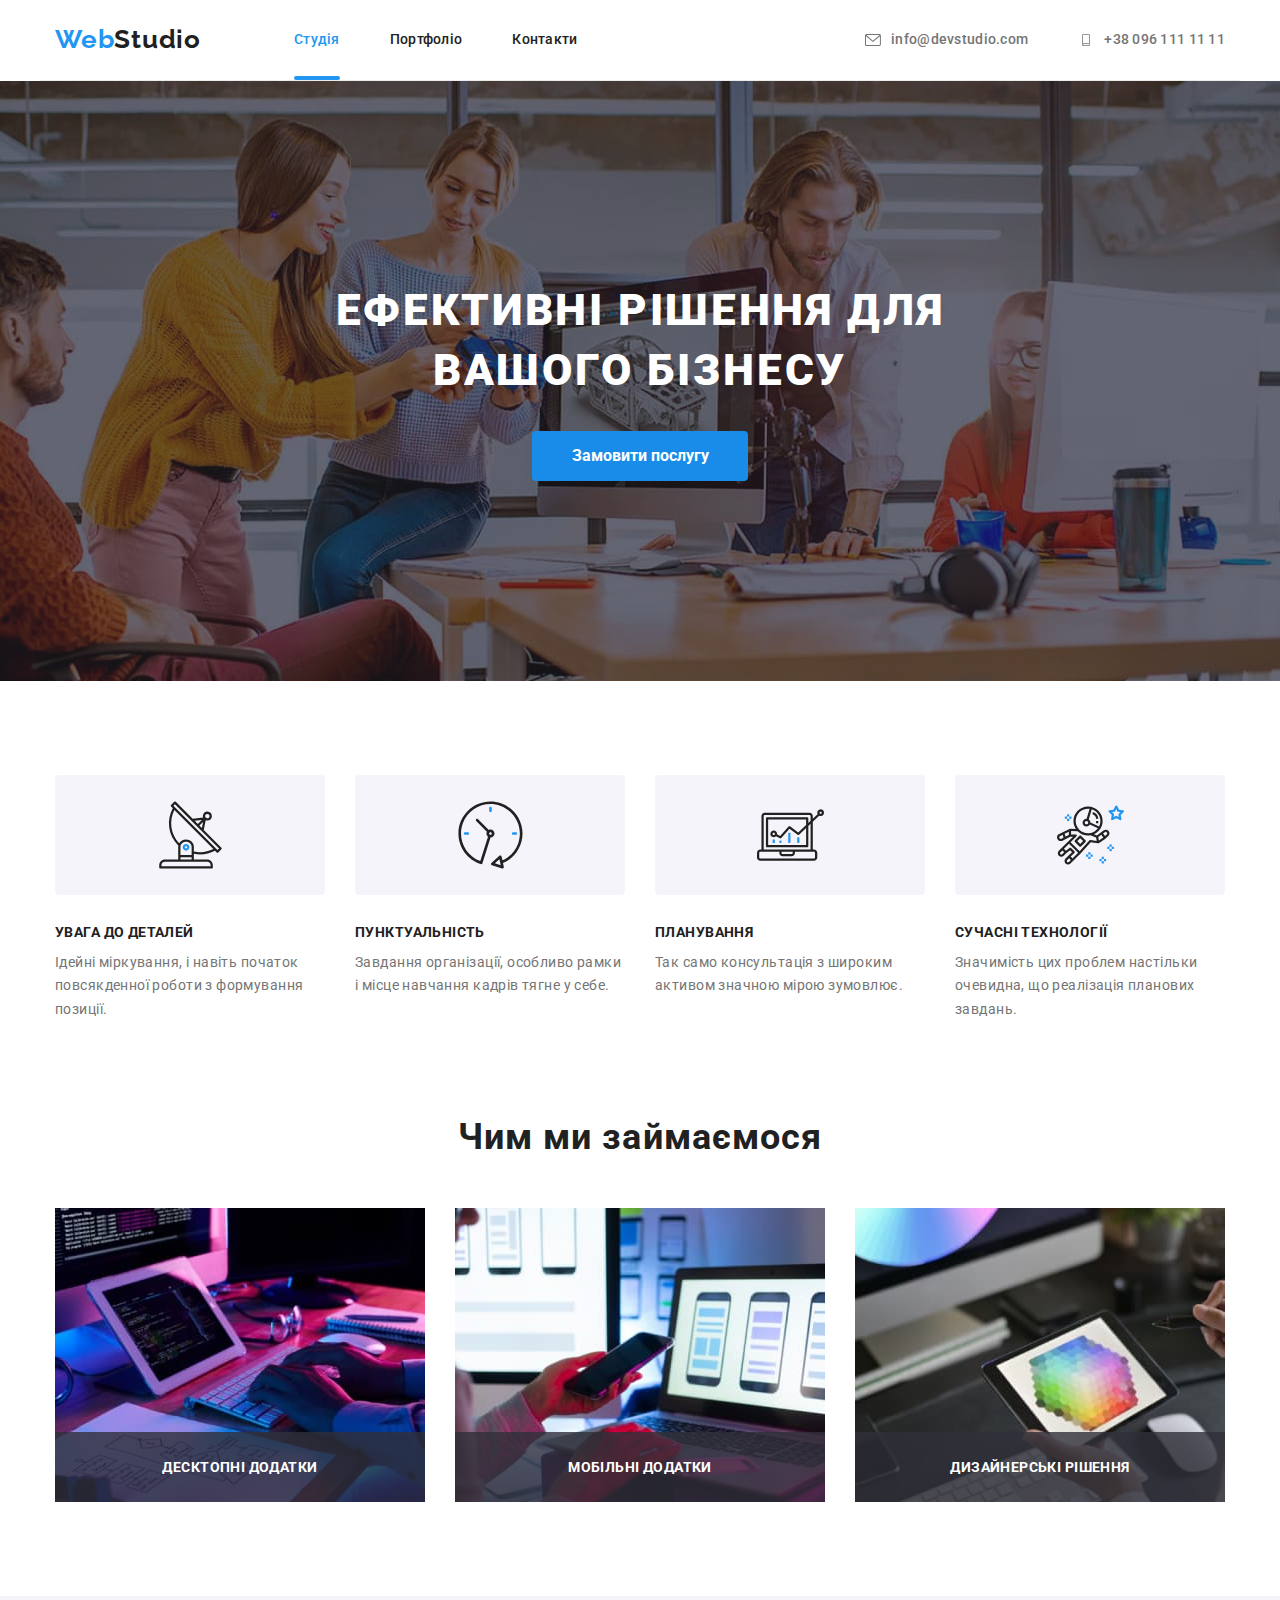
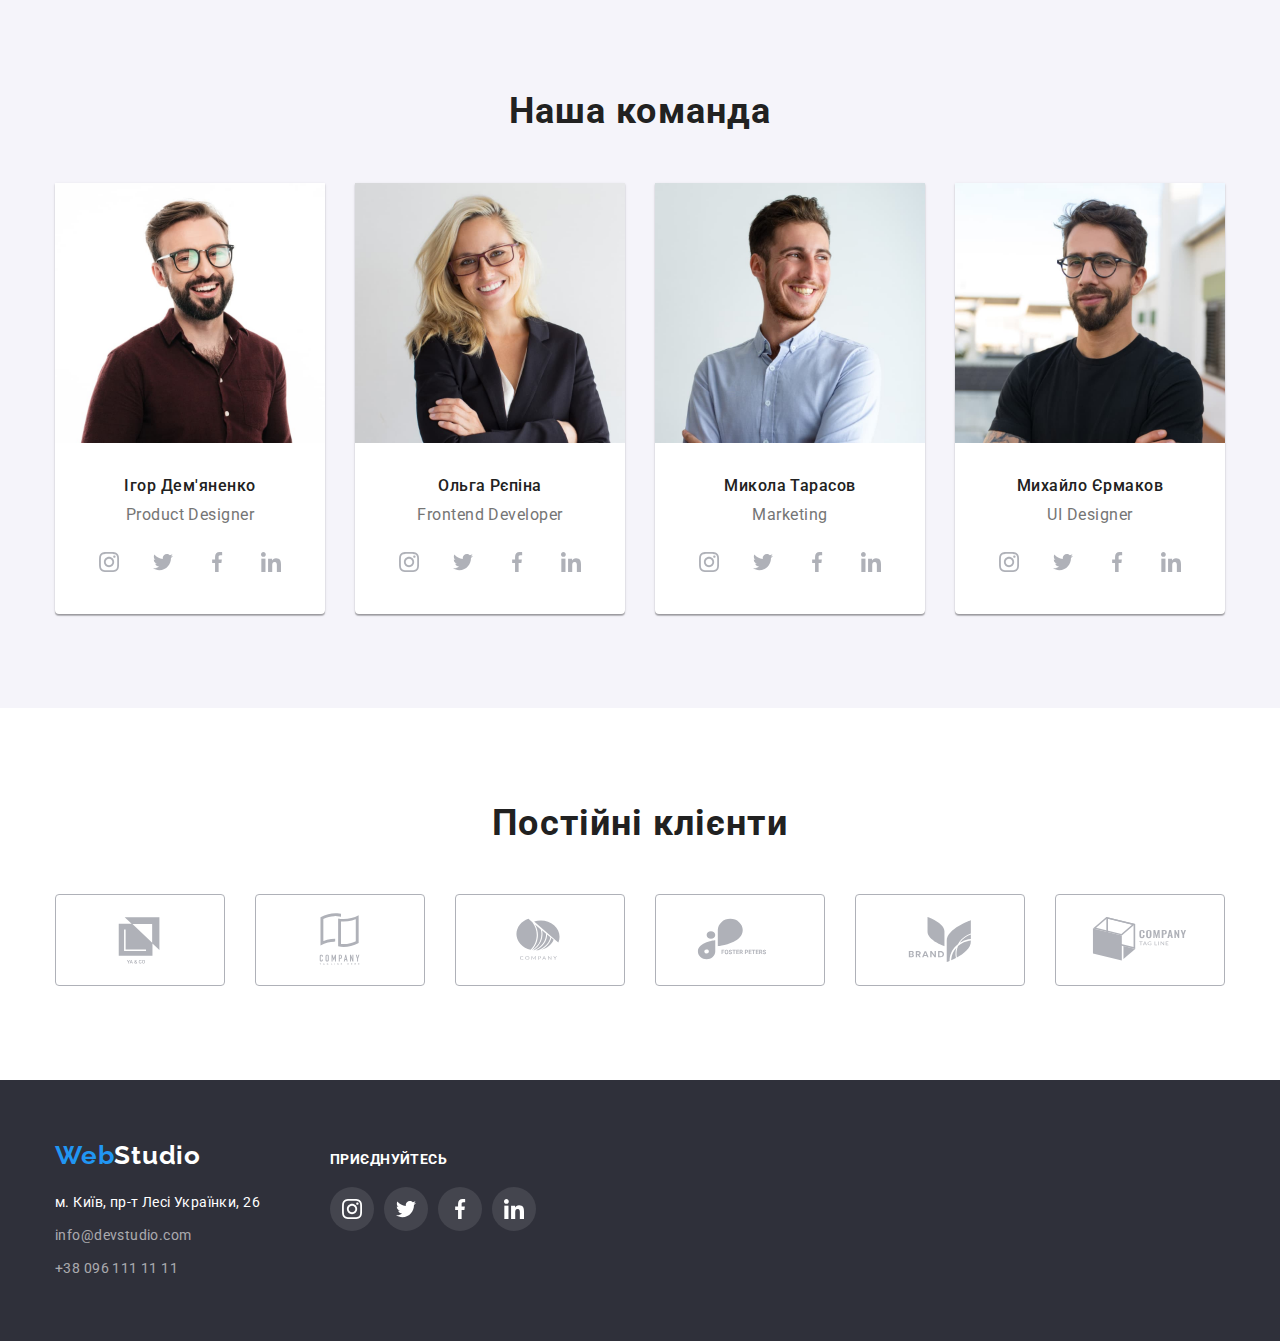
<file: index.html>
<!DOCTYPE html>
<html lang="uk">
<head>
    <meta charset="UTF-8">
    <meta name="viewport" content="width=device-width, initial-scale=1.0">
    <title>Document</title>
    <link rel="preconnect" href="https://fonts.googleapis.com">
    <link rel="preconnect" href="https://fonts.gstatic.com" crossorigin>
    <link href="https://fonts.googleapis.com/css2?family=Raleway:wght@700&family=Roboto:wght@400;500;700;900&display=swap"
        rel="stylesheet">
        <link rel="stylesheet" href="https://cdn.jsdelivr.net/npm/modern-normalize@1.1.0/modern-normalize.min.css">
    <link rel="stylesheet" href="./css/style.css">
</head>
<body>
    <header class="main-header">
     <div class="content-header conteiner">
      <nav class="main-nav">
      <a class="logo link" href="./index.html">Web<span class="logo-black">Studio</span></a>
      <ul class="menu list">
       <li class="menu-item"><a class="menu-link link current" href="./index.html">Студія</a></li>
       <li class="menu-item"><a class="menu-link link" href="./portfolio.html">Портфоліо</a></li>
       <li class="menu-item"><a class="menu-link link" href="">Контакти</a></li>
    </ul>
    </nav>
    <ul class="contact list">
        <li class="contact-item">
               <a class="contact-mail link" href="mailto:info@devstudio.com"><svg class="svg-header" width="16px" height="12px">
                <use href="./img/sprite.svg#icon-envelope"></use>
               </svg>info@devstudio.com</a>
        </li>
        <li class="contact-item"><a class="contact-tel link" href="tel:+380961111111"><svg class="svg-header" width="16px" height="12px">
            <use href="./img/sprite.svg#icon-smartphone"></use>
        </svg>+38 096 111 11 11</a>
        </li>
    </ul>
</div>
    </header>
    
    <main>
        <section class="section hero">
            <div class="hero-content conteiner">
            <h1 class="hero-title">Ефективні рішення для вашого бізнесу</h1>
            <button class="modal-button" type="button" data-modal-open>Замовити послугу</button>
        </div>
        </section>
        <section class="section">
            <div class="conteiner">
            <h2 class="section-title visually-hidden link">Наші особливості</h2>
            <ul class="benefits-list list">
                <li class="work-item">
                    <div class="svg-item">
                    <svg class="work-svg">
                        <use href="./img/sprite.svg#icon-antenna"></use>
                    </svg>
                   </div>
                    <h3 class="work-title">УВАГА ДО ДЕТАЛЕЙ</h3>
                    <p class="benefits-text">Ідейні міркування, і навіть початок повсякденної роботи з формування позиції.</p>
                </li>
                <li class="work-item">
                    <div class="svg-item">
                        <svg class="work-svg">
                        <use href="./img/sprite.svg#icon-clock"></use>
                    </svg>
                   </div>
                    <h3 class="work-title">ПУНКТУАЛЬНІСТЬ</h3>
                    <p class="benefits-text">Завдання організації, особливо рамки і місце навчання кадрів тягне у себе.</p>
                </li>
                <li class="work-item">
                    <div class="svg-item">
                    <svg class="work-svg">
                        <use href="./img/sprite.svg#icon-diagram"></use>
                    </svg>
                </div>
                    <h3 class="work-title">ПЛАНУВАННЯ</h3>
                    <p class="benefits-text">Так само консультація з широким активом значною мірою зумовлює.</p>
                </li>
                <li class="work-item">
                    <div class="svg-item">
                    <svg class="work-svg">
                        <use href="./img/sprite.svg#icon-astronaut"></use>
                    </svg>
                    </div>
                    <h3 class="work-title">СУЧАСНІ ТЕХНОЛОГІЇ</h3>
                    <p class="benefits-text">Значимість цих проблем настільки очевидна, що реалізація планових завдань.</p>
                </li>
            </ul>
        </div>
        </section>
        <section class="section about">
            <div class="conteiner">
            <h2 class="section-title">Чим ми займаємося</h2>
            <ul class="img-list list">
                <li class="about-item">
                    <img class="img-about" src="./img/верстка.jpg" alt="верстка" width="370">
                    <p class="about-text">Десктопні додатки</p>
                </li>
                <li class="about-item">
                    <img class="img-about" src="./img/адаптація.jpg" alt="адаптація" width="370">
                    <p class="about-text">Мобільні додатки</p>
                </li>
                <li class="about-item">
                    <img class="img-about" src="./img/графічні_роботи.jpg" alt="графічні роботи" width="370">
                    <p class="about-text">Дизайнерські рішення</p>
                </li>
            </ul>
        </div>
        </section>
        <section class="section" style="background-color: #F5F4FA;">
            <div class="conteiner">
            <h2 class="team-title">Наша команда</h2>
            <ul class="personal-list list">
                <li class="team-item">
                    <img class="img-team" src="./img/Product_Designer.jpg" alt="Product Designer" width="270">
                    <h3 class="personal-title">Ігор Дем'яненко</h3>
                    <p class="personal-text">Product Designer</p>
                    <ul class="social-list list">
                        <li class="social-item">
                            <a class="social-link" href="">
                            <svg class="svg-social" lang="en" aria-label="icon instagram" width="20px" height="20px">
                                <use href="./img/sprite.svg#icon-instagram"></use>
                            </svg>
                        </a>
                        </li>
                        <li><a class="social-link" href="">
                            <svg class="svg-social" lang="en" aria-label="icon twitter" width="20px" height="20px">
                                <use href="./img/sprite.svg#icon-Twitter"></use>
                            </svg>
                        </a>
                        </li>
                        <li>
                            <a class="social-link" href="">
                            <svg class="svg-social" lang="en" aria-label="icon facebook" width="20px" height="20px">
                                <use href="./img/sprite.svg#icon-facebook"></use>
                            </svg>
                        </a>
                        </li>
                        <li>
                            <a class="social-link" href="">
                            <svg class="svg-social" lang="en" aria-label="icon linkedin" width="20px" height="20px">
                                <use href="./img/sprite.svg#icon-linkedin"></use>
                            </svg>
                        </a>
                        </li>
                    </ul>
                </li>
                <li class="team-item">
                    <img class="img-team" src="./img/Frontend_Developer.jpg" alt="Frontend Developer" width="270">
                    <h3 class="personal-title">Ольга Рєпіна</h3>
                    <p class="personal-text">Frontend Developer</p>
                    <ul class="social-list list">
                        <li class="social-item">
                            <a class="social-link" href="">
                            <svg class="svg-social" lang="en" aria-label="icon instagram" width="20px" height="20px">
                                <use href="./img/sprite.svg#icon-instagram"></use>
                            </svg>
                        </a>
                        </li>
                        <li><a class="social-link" href="">
                            <svg class="svg-social" lang="en" aria-label="icon twitter" width="20px" height="20px">
                                <use href="./img/sprite.svg#icon-Twitter"></use>
                            </svg>
                        </a>
                        </li>
                        <li>
                            <a class="social-link" href="">
                            <svg class="svg-social" lang="en" aria-label="icon facebook" width="20px" height="20px">
                                <use href="./img/sprite.svg#icon-facebook"></use>
                            </svg>
                        </a>
                        </li>
                        <li>
                            <a class="social-link" href="">
                            <svg class="svg-social" lang="en" aria-label="icon linkedin" width="20px" height="20px">
                                <use href="./img/sprite.svg#icon-linkedin"></use>
                            </svg>
                        </a>
                        </li>
                    </ul>
                </li>
                <li class="team-item">
                    <img class="img-team" src="./img/Marketing.jpg" alt="Marketing" width="270">
                    <h3 class="personal-title">Микола Тарасов</h3>
                    <p class="personal-text">Marketing</p>
                    <ul class="social-list list">
                        <li class="social-item">
                            <a class="social-link" href="">
                            <svg class="svg-social" lang="en" aria-label="icon instagram" width="20px" height="20px">
                                <use href="./img/sprite.svg#icon-instagram"></use>
                            </svg>
                        </a>
                        </li>
                        <li><a class="social-link" href="">
                            <svg class="svg-social" lang="en" aria-label="icon twitter" width="20px" height="20px">
                                <use href="./img/sprite.svg#icon-Twitter"></use>
                            </svg>
                        </a>
                        </li>
                        <li>
                            <a class="social-link" href="">
                            <svg class="svg-social" lang="en" aria-label="icon facebook" width="20px" height="20px">
                                <use href="./img/sprite.svg#icon-facebook"></use>
                            </svg>
                        </a>
                        </li>
                        <li>
                            <a class="social-link" href="">
                            <svg class="svg-social" lang="en" aria-label="icon linkedin" width="20px" height="20px">
                                <use href="./img/sprite.svg#icon-linkedin"></use>
                            </svg>
                        </a>
                        </li>
                    </ul>
                </li>
                <li class="team-item">
                    <img class="img-team" src="./img/UI_Designer.jpg" alt="UI Designer" width="270">
                    <h3 class="personal-title">Михайло Єрмаков</h3>
                    <p class="personal-text">UI Designer</p>
                    <ul class="social-list list">
                        <li class="social-item">
                            <a class="social-link" href="">
                            <svg class="svg-social" lang="en" aria-label="icon instagram" width="20px" height="20px">
                                <use href="./img/sprite.svg#icon-instagram"></use>
                            </svg>
                        </a>
                        </li>
                        <li><a class="social-link" href="">
                            <svg class="svg-social" lang="en" aria-label="icon twitter" width="20px" height="20px">
                                <use href="./img/sprite.svg#icon-Twitter"></use>
                            </svg>
                        </a>
                        </li>
                        <li>
                            <a class="social-link" href="">
                            <svg class="svg-social" lang="en" aria-label="icon facebook" width="20px" height="20px">
                                <use href="./img/sprite.svg#icon-facebook"></use>
                            </svg>
                        </a>
                        </li>
                        <li>
                            <a class="social-link" href="">
                            <svg class="svg-social" lang="en" aria-label="icon linkedin" width="20px" height="20px">
                                <use href="./img/sprite.svg#icon-linkedin"></use>
                            </svg>
                        </a>
                        </li>
                    </ul>
                </li>
            </ul>
        </div>
        </section>
        <section class="section">
            <div class="conteiner">
                <h2 class="client-title">Постійні клієнти</h2>
                <ul class="client-list list">
                    <li class="client-item">
                        <a class="client-link" href="">
                            <svg class="client-svg">
                                <use href="./img/sprite.svg#icon-Company"></use>
                            </svg>
                        </a>
                    </li>
                    <li class="client-item">
                        <a class="client-link" href="">
                            <svg class="client-svg">
                                <use href="./img/sprite.svg#icon-Company-1"></use>
                            </svg>
                        </a>
                    </li>
                    <li class="client-item">
                        <a class="client-link" href="">
                            <svg class="client-svg">
                                <use href="./img/sprite.svg#icon-Company-2"></use>
                            </svg>
                        </a>
                    </li>
                    <li class="client-item">
                        <a class="client-link" href="">
                            <svg class="client-svg">
                                <use href="./img/sprite.svg#icon-Company-3"></use>
                            </svg>
                        </a>
                    </li>
                    <li class="client-item">
                        <a class="client-link" href="">
                            <svg class="client-svg">
                                <use href="./img/sprite.svg#icon-Company-4"></use>
                            </svg>
                        </a>
                    </li>
                    <li class="client-item">
                        <a class="client-link" href="">
                            <svg class="client-svg">
                                <use href="./img/sprite.svg#icon-Company-5"></use>
                            </svg>
                        </a>
                    </li>
                </ul>
            </div>
        </section>
    </main>
    <footer class="footer">
        <div class="conteiner footer-parts">
            <div class="footer-left">
        <a class="logo-footer link" href="./index.html">Web<span class="logo-white">Studio</span></a>
        <address class="footer-contact">
         <ul class="contact-footer list">
            <li class="footer-contact-item"><a class="contact-adress link" href="">м. Київ, пр-т Лесі Українки, 26</a>
            </li>
            <li class="footer-contact-item"><a class="contact-mail-footer link" href="mailto:info@devstudio.com">info@devstudio.com</a>
            </li>
            <li class="footer-contact-item"><a class="contact-tel-footer link" href="tel:+380961111111">+38 096 111 11 11</a>
            </li>
         </ul>
        </address>
       </div>
        <div class="footer-social">
        <h3 class="footer-social-title">приєднуйтесь</h3>
        <ul class="footer-social-list list">
            <li class="footer-social-item">
                <a class="social-link-footer" href="">
                    <svg class="svg-social-footer" lang="en" aria-label="icon instagram" width="20px" height="20px">
                        <use href="./img/sprite.svg#icon-instagram"></use>
                    </svg>
                </a>
            </li>
            <li class="footer-social-item">
                <a class="social-link-footer" href="">
                    <svg class="svg-social-footer" lang="en" aria-label="icon Twitter" width="20px" height="20px">
                        <use href="./img/sprite.svg#icon-Twitter"></use>
                    </svg>
                </a>
            </li><li class="footer-social-item">
                <a class="social-link-footer" href="">
                    <svg class="svg-social-footer" lang="en" aria-label="icon facebook" width="20px" height="20px">
                        <use href="./img/sprite.svg#icon-facebook"></use>
                    </svg>
                </a>
            </li><li class="footer-social-item">
                <a class="social-link-footer" href="">
                    <svg class="svg-social-footer" lang="en" aria-label="icon linkedin" width="20px" height="20px">
                        <use href="./img/sprite.svg#icon-linkedin"></use>
                    </svg>
                </a>
            </li>
        </ul>
    </div>
    </div>
    </footer>
    <div class="backdrop is-hidden" data-modal>
        <div class="modal">
            <button class="close-modal" type="button" data-modal-close>
                <svg class="modal-close-icon" width="18" height="18">
                    <use href="./img/sprite.svg#icon-close"></use>
                </svg>
            </button>
        </div>
    </div>
    <script src="./js/modal.js"></script>
</body>
</html>
</file>
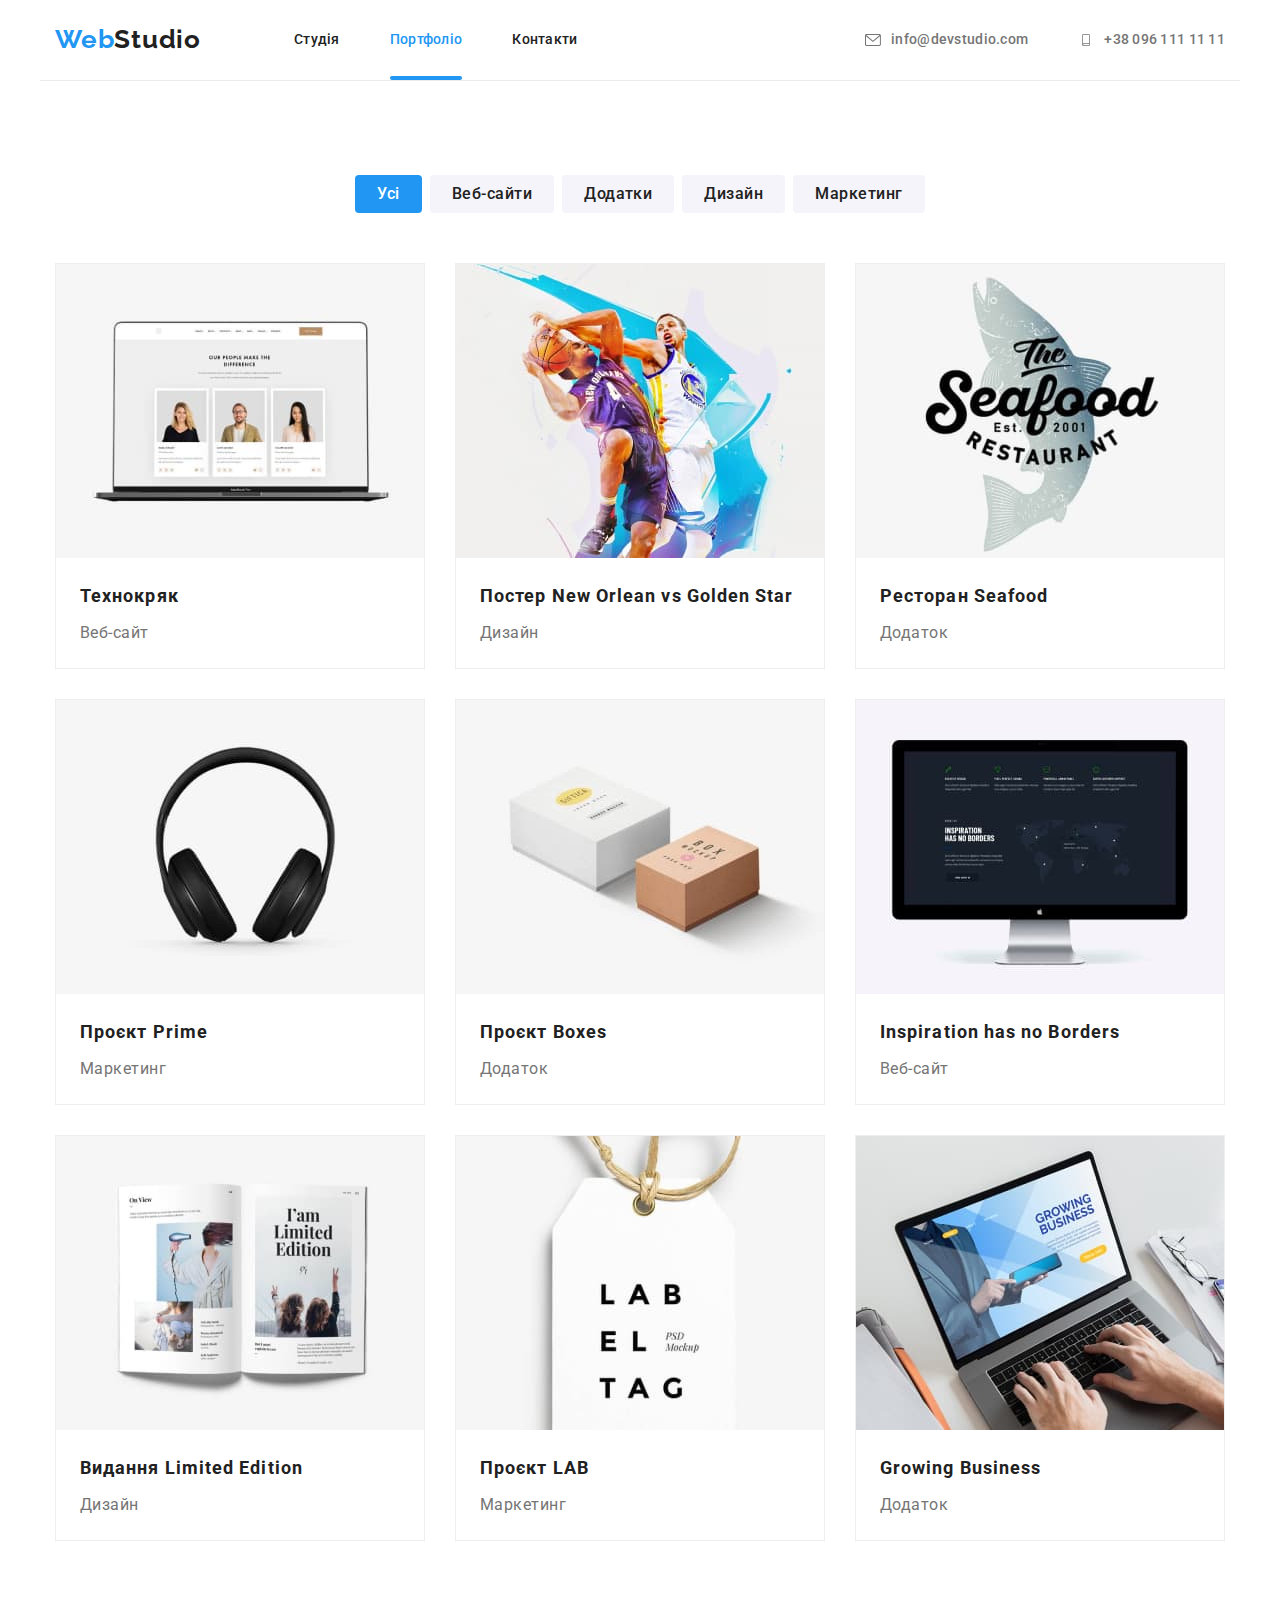
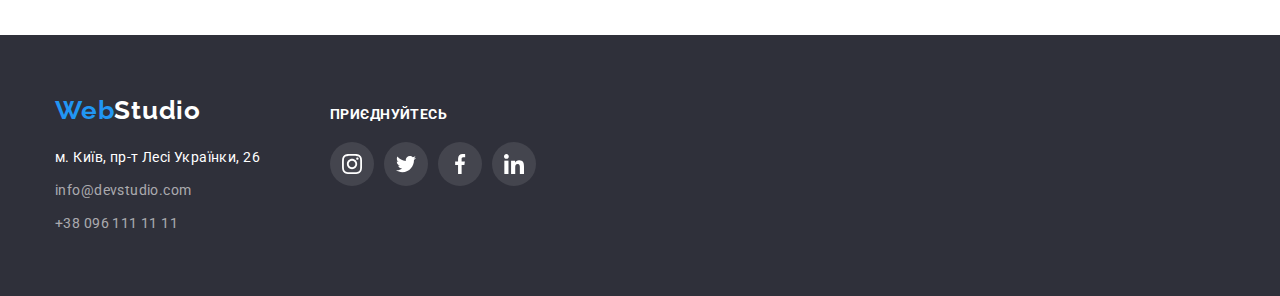
<file: portfolio.html>
<!DOCTYPE html>
<html lang="uk">
<head>
    <meta charset="UTF-8">
    <meta name="viewport" content="width=device-width, initial-scale=1.0">
    <title>Document</title>
    <link rel="preconnect" href="https://fonts.googleapis.com">
    <link rel="preconnect" href="https://fonts.gstatic.com" crossorigin>
    <link href="https://fonts.googleapis.com/css2?family=Raleway:wght@700&family=Roboto:wght@400;500;700;900&display=swap"
        rel="stylesheet">
    <link rel="stylesheet" href="https://cdn.jsdelivr.net/npm/modern-normalize@1.1.0/modern-normalize.min.css">
    <link rel="stylesheet" href="./css/style.css">
</head>
<body>
<header class="main-header">
    <div class="content-header conteiner">
        <nav class="main-nav">
            <a class="logo link" href="./index.html">Web<span class="logo-black">Studio</span></a>
            <ul class="menu list">
                <li class="menu-item"><a class="menu-link link" href="./index.html">Студія</a></li>
                <li class="menu-item"><a class="menu-link link current" href="./portfolio.html">Портфоліо</a></li>
                <li class="menu-item"><a class="menu-link link" href="">Контакти</a></li>
            </ul>
        </nav>
        <ul class="contact list">
            <li class="contact-item">
                <a class="contact-mail link" href="mailto:info@devstudio.com"><svg class="svg-header" width="16px"
                        height="12px">
                        <use href="./img/sprite.svg#icon-envelope"></use>
                    </svg>info@devstudio.com</a>
            </li>
            <li class="contact-item"><a class="contact-tel link" href="tel:+380961111111"><svg class="svg-header"
                        width="16px" height="12px">
                        <use href="./img/sprite.svg#icon-smartphone"></use>
                    </svg>+38 096 111 11 11</a>
            </li>
        </ul>
    </div>
</header>
    <main>
        <section class="section">
            <div class="conteiner">
            <ul class="filter list">
                <li><button class="button current" type="button">Усі</button></li>
                <li><button class="button" type="button">Веб-сайти</button></li>
                <li><button class="button" type="button">Додатки</button></li>
                <li><button class="button" type="button">Дизайн</button></li>
                <li><button class="button" type="button">Маркетинг</button></li>
            </ul>
            <h1 class="visually-hidden">Проекти</h1>
            <ul class="projects-list card-set list">
                <li class="project-item">
                    <a class="project-link link" href="">
                    <div class="overlay-item">
                    <img class="projet-img" src="./img/технокряк.jpg" alt="технокряк" width="370">
                    <p class="overlay">Ресурс пропонує комплексні пропозиції з різним рівнем функціоналу та сервісів. Все це дозволить відвідувачу отримати вичерпні відомості про компанію чи приватну особу.
                    </p>
                    </div>
                    <h3 class="project-title">Технокряк</h3>
                    <p class="project-text">Веб-сайт</p>
                    </a>
                </li>
                <li class="project-item">
                    <a class="project-link link" href="">
                    <div class="overlay-item">
                    <img class="projet-img" src="./img/постер.jpg" alt="постер" width="370">
                    <p class="overlay">Ресурс пропонує комплексні пропозиції з різним рівнем функціоналу та сервісів. Все це дозволить відвідувачу отримати вичерпні відомості про компанію чи приватну особу.
                    </p>
                </div>
                    <h3 class="project-title">Постер New Orlean vs Golden Star</h3>
                    <p class="project-text">Дизайн</p>
                </a>
                </li>
                <li class="project-item">
                    <a class="project-link link" href="">
                    <div class="overlay-item">
                    <img class="projet-img" src="./img/ресторан.jpg" alt="ресторан" width="370">
                    <p class="overlay">Ресурс пропонує комплексні пропозиції з різним рівнем функціоналу та сервісів. Все це дозволить відвідувачу отримати вичерпні відомості про компанію чи приватну особу.
                    </p>
                </div>
                    <h3 class="project-title">Ресторан Seafood</h3>
                    <p class="project-text">Додаток</p>
                </a>
                </li>
                <li class="project-item">
                    <a class="project-link link" href="">
                    <div class="overlay-item">
                    <img class="projet-img" src="./img/проект1.jpg" alt="проєкт1" width="370">
                    <p class="overlay">Ресурс пропонує комплексні пропозиції з різним рівнем функціоналу та сервісів. Все це дозволить відвідувачу отримати вичерпні відомості про компанію чи приватну особу.
                    </p>
                </div>
                    <h3 class="project-title">Проєкт Prime</h3>
                    <p class="project-text">Маркетинг</p>
                </a>
                </li>
                <li class="project-item">
                    <a class="project-link link" href="">
                    <div class="overlay-item">
                    <img class="projet-img" src="./img/проект2.jpg" alt="проєкт2" width="370">
                    <p class="overlay">Ресурс пропонує комплексні пропозиції з різним рівнем функціоналу та сервісів. Все це дозволить відвідувачу отримати вичерпні відомості про компанію чи приватну особу.
                    </p>
                </div>
                    <h3 class="project-title">Проєкт Boxes</h3>
                    <p class="project-text">Додаток</p>
                </a>
                </li>
                <li class="project-item">
                    <a class="project-link link" href="">
                    <div class="overlay-item">
                    <img class="projet-img" src="./img/вебсайт.jpg" alt="веб-сайт" width="370">
                    <p class="overlay">Ресурс пропонує комплексні пропозиції з різним рівнем функціоналу та сервісів. Все це дозволить відвідувачу отримати вичерпні відомості про компанію чи приватну особу.
                    </p>
                </div>
                    <h3 class="project-title">Inspiration has no Borders</h3>
                    <p class="project-text">Веб-сайт</p>
                </a>
                </li>
                <li class="project-item">
                    <a class="project-link link" href="">
                    <div class="overlay-item">
                    <img class="projet-img" src="./img/видання.jpg" alt="дизайн" width="370">
                    <p class="overlay">Ресурс пропонує комплексні пропозиції з різним рівнем функціоналу та сервісів. Все це дозволить відвідувачу отримати вичерпні відомості про компанію чи приватну особу.
                    </p>
                </div>
                    <h3 class="project-title">Видання Limited Edition</h3>
                    <p class="project-text">Дизайн</p>
                </a>
                </li>
                <li class="project-item">
                    <a class="project-link link" href="">
                    <div class="overlay-item">
                    <img class="projet-img" src="./img/проект3.jpg" alt="проєкт3" width="370">
                    <p class="overlay">Ресурс пропонує комплексні пропозиції з різним рівнем функціоналу та сервісів. Все це дозволить відвідувачу отримати вичерпні відомості про компанію чи приватну особу.
                    </p>
                </div>
                    <h3 class="project-title">Проєкт LAB</h3>
                    <p class="project-text">Маркетинг</p>
                </a>
                </li>
                <li class="project-item">
                    <a class="project-link link" href="">
                    <div class="overlay-item">
                    <img class="projet-img" src="./img/додаток.jpg" alt="додаток" width="370">
                    <p class="overlay">Ресурс пропонує комплексні пропозиції з різним рівнем функціоналу та сервісів. Все це дозволить відвідувачу отримати вичерпні відомості про компанію чи приватну особу.
                    </p>
                </div>
                    <h3 class="project-title">Growing Business</h3>
                    <p class="project-text">Додаток</p>
                </a>
                </li>
            </ul>
        </div>
        </section>
    </main>
    <footer class="footer">
        <div class="conteiner footer-parts">
            <div class="footer-left">
                <a class="logo-footer link" href="./index.html">Web<span class="logo-white">Studio</span></a>
                <address class="footer-contact">
                    <ul class="contact-footer list">
                        <li class="footer-contact-item"><a class="contact-adress link" href="">м. Київ, пр-т Лесі Українки,
                                26</a>
                        </li>
                        <li class="footer-contact-item"><a class="contact-mail-footer link"
                                href="mailto:info@devstudio.com">info@devstudio.com</a>
                        </li>
                        <li class="footer-contact-item"><a class="contact-tel-footer link" href="tel:+380961111111">+38 096
                                111 11 11</a>
                        </li>
                    </ul>
                </address>
            </div>
            <div class="footer-social">
                <h3 class="footer-social-title">приєднуйтесь</h3>
                <ul class="footer-social-list list">
                    <li class="footer-social-item">
                        <a class="social-link-footer" href="">
                            <svg class="svg-social-footer" lang="en" aria-label="icon instagram" width="20px" height="20px">
                                <use href="./img/sprite.svg#icon-instagram"></use>
                            </svg>
                        </a>
                    </li>
                    <li class="footer-social-item">
                        <a class="social-link-footer" href="">
                            <svg class="svg-social-footer" lang="en" aria-label="icon Twitter" width="20px" height="20px">
                                <use href="./img/sprite.svg#icon-Twitter"></use>
                            </svg>
                        </a>
                    </li>
                    <li class="footer-social-item">
                        <a class="social-link-footer" href="">
                            <svg class="svg-social-footer" lang="en" aria-label="icon facebook" width="20px" height="20px">
                                <use href="./img/sprite.svg#icon-facebook"></use>
                            </svg>
                        </a>
                    </li>
                    <li class="footer-social-item">
                        <a class="social-link-footer" href="">
                            <svg class="svg-social-footer" lang="en" aria-label="icon linkedin" width="20px" height="20px">
                                <use href="./img/sprite.svg#icon-linkedin"></use>
                            </svg>
                        </a>
                    </li>
                </ul>
            </div>
        </div>
    </footer>
</body>
</html>
</file>
<file: css/style.css>
:root {
    --primary-text-color: #757575;
    --secondary-text-color: #212121;
    --background-color: #F5F5F5;
    --accent-color: #2196F3;
    --accent-text-color: #FFFFFF;
    --timing-function: cubic-bezier(0.4, 0, 0.2, 1);

}

.link { 
    text-decoration: none;
 }

 .list {
    list-style: none;
}

.img {
    display: block;
}

.h2{
    display: none;
}



h1,
h2,
h3,
h4,
p {
    margin-top: 0;
    margin-bottom: 0;
}

ul,
ol {
    margin-top: 0;
    margin-bottom: 0;
    padding-left: 0;
}

.conteiner {
    margin-right: auto;
    margin-left: auto;
    width: 1200px;
    padding-right: 15px;
    padding-left: 15px;
    
    
}

.visually-hidden {
    position: absolute;
    width: 1px;
    height: 1px;
    margin: -1px;
    border: 0;
    padding: 0;
    white-space: nowrap;
    clip-path: inset(100%);
    clip: rect(0 0 0 0);
    overflow: hidden;
}

.section {
    padding-top: 94px;
    padding-bottom: 94px;
}


/* основной текст #757575*/
/* вторичный цвет текста #212121*/
/* цвет фона #F5F5F5*/
/* акцент #2196F3*/

/*header*/

.main-header {
    background-color: var(--accent-text-color);
}

.work {
    background-color: var(--accent-text-color);
}

.team {
    background-color: #F5F4FA;
}

body {
font-family: 'Roboto', sans-serif;
color: var(--primary-text-color);
font-size: 14px;
}

.logo {
    font-family: 'Raleway';
    font-weight: 700;
    font-size: 26px;
    line-height: 1.19;
    letter-spacing: 0.03em;
    color: var(--accent-color);
    margin-right: 93px;
    padding-top: 24px;
    padding-bottom: 25px;
}

.logo-black {
    color: var(--secondary-text-color);
}

.logo-white {
    color: var(--accent-text-color);
}



.menu-item {
    font-weight: 500;
    font-size: 14px;
    line-height: 1.14;
    letter-spacing: 0.02em;
    color:var(--secondary-text-color);
}

.content-header {
    display: flex;
    align-items: center;
    border-bottom: 1px solid #ECECEC;;
}

.main-nav {
    display: flex;
    align-items: center;
}

.menu {
    display: flex;
    align-items: center;
    column-gap: 50px;

}

.contact {
    display: flex;
    column-gap: 50px;
    margin-left: auto; 
}

.svg-header {
    margin-right: 10px;
    fill: currentColor
}


.menu .current {
    color: var(--accent-color);
}
        
.menu-link:hover,
.menu-link:focus {
color: var(--accent-color);
}



.menu-link {
    position: relative;
    color: var(--secondary-text-color);
    padding-top: 32px;
    padding-bottom: 32px;
    transition: color 250ms var(--timing-function);
    
}

.current {
    position: relative;
}

.menu-link.current::after{
    display: block;
    content: '';
    width: 100%;
    height: 4px;
    border-radius: 2px;
    background-color: var(--accent-color);
    position: absolute;
    bottom: -1px; 

}

.contact-mail {
    
    display: flex;
    color: var(--primary-text-color);
    font-weight: 500;
    font-size: 14px;
    line-height: 1.14;
    letter-spacing: 0.02em;
    align-items: center;
    transition: color 250ms var(--timing-function); 
}

.contact-tel {
    color: var(--primary-text-color);
    font-weight: 500;
    font-size: 14px;
    line-height: 1.14;
    letter-spacing: 0.02em;
    display: flex;
    align-items: center;
    transition: color 250ms var(--timing-function);
}



.contact-mail:hover,
.contact-mail:focus {
    color: var(--accent-color);
    fill: var(--accent-color);
}

.contact-tel:hover,
.contact-tel:focus {
    color:var(--accent-color);
    fill: var(--accent-color);
}



/*    Hero    */

.hero {
    background-color: #2F303A;
    text-align: center;
    background-image: linear-gradient(rgba(47, 48, 58, 0.4), rgba(47, 48, 58, 0.4)), url("../img/background.jpg");
    background-size: cover;
    background-repeat: no-repeat;
    max-width: 1600px;
    background-position: center;
    padding-top: 200px;
    padding-bottom: 200px;
    margin-right: auto;
    margin-left: auto;
}

.hero-title {
    width: 696px;
    font-weight: 900;
    font-size: 44px;
    line-height: 1.36;
    color: var(--accent-text-color);
    text-align: center;
    letter-spacing: 0.06em;
    text-transform: uppercase;
    margin-bottom: 30px;
    margin-right: auto;
    margin-left: auto;
}



.modal-button {
    width: 216px;
    height: 50px;
    font-weight: 700;
    font-size: 16px;
    line-height: 1.88;
    color: var(--accent-text-color);
    background-color: #188CE8;
    cursor: pointer;
    border: 216px 50px;
    border-radius: 4px;
    border: none;
}


/* work*/
.benefits-img-list{
    display: flex;
    column-gap: 30px;
}


.benefits-list {
    display: flex;
    column-gap: 30px;
}

.section-title {
    color: var(--secondary-text-color);
    font-size: 36px;
    line-height: 1.17;
    text-align: center;
    letter-spacing: 0.03em;
}

.work-img {
    width: 270px;
    height: 120px;
    border-radius: 4px;
    border: none;
    margin-bottom: 30px;
    background-color: #F5F4FA;
    padding-top: 25px;
}

.work-svg {
    width: 67px;
    height: 70px;
}

.work-title {
    font-size: 14px;
    line-height: 1.14;
    letter-spacing: 0.03em;
    text-transform: uppercase;
    color: var(--secondary-text-color);
    align-items: flex-start;
    margin-bottom: 10px;
}

.work-item {
    width: 270px;
   
}

.benefits-text {
    font-weight: 400;
    line-height: 1.71;
    letter-spacing: 0.03em;
}

.svg-item {
    display: flex;
    justify-content: center;
    align-items: center;
    height: 120px;
    border-radius: 4px;
    border: none;
    margin-bottom: 30px;
    background-color: #F5F4FA;
}


/*about*/

.about {
    padding-top: 0px;
}



.img-list {
    display: flex;
    column-gap: 30px;
    margin-bottom: auto;
    margin-top: 50px;
}

.about-item {
    position: relative;
}

.img-about {
    display: block;
    max-width: 100%;
    height: auto;
}

.about-text {
    display: flex;
    justify-content: center;
    align-items: center;
    color: var(--accent-text-color);
    font-weight: 700;
    text-align: center;
    letter-spacing: 0.03em;
    text-transform: uppercase;
    position: absolute;
    bottom: 0;
    width: 100%;
    height: 70px;
    background: rgba(47, 48, 58, 0.8);
    z-index: 1;
}



/* team */

.personal-list {
    display: flex;
    column-gap: 30px;
}

.social-list {
    display: flex;
    justify-content: center;
    padding-bottom: 30px;
    column-gap: 10px;
}

.svg-social {
    fill: #AFB1B8;
    transition: fill 250ms var(--timing-function);
}

.social-link {
    display: flex;
    justify-content: center;
    align-items: center;
    width: 44px;
    height: 44px;
    border-radius: 50%;
    transition: background-color 250ms var(--timing-function);
}

.social-link:hover,
.social-link:focus {
    background-color: var(--accent-color);
}

.social-link:hover .svg-social,
.social-link:focus .svg-social {
    fill: var(--accent-text-color);
}

.personal-svg {
    display: flex;
}

.img-team {
    padding-bottom: 30px;
}

.team-item {
    background: var(--accent-text-color);
        /* material shadow v1 */
    
    box-shadow: 0px 1px 3px rgba(0, 0, 0, 0.12), 0px 1px 1px rgba(0, 0, 0, 0.14), 0px 2px 1px rgba(0, 0, 0, 0.2);
    border-radius: 0px 0px 4px 4px;
}

.team-title {
    margin-bottom: 50px;
    color: var(--secondary-text-color);
        font-size: 36px;
        line-height: 1.17;
        text-align: center;
        letter-spacing: 0.03em;
}

.personal-title {
   font-weight: 500;
    font-size: 16px;
    line-height: 1.19;
    letter-spacing: 0.03em;
    margin-bottom: 10px;
    text-align: center;
    color: var(--secondary-text-color)
    
    
}

.personal-text {
    text-align: center;
    font-size: 16px;
    line-height: 1.19;
    letter-spacing: 0.03em;
    margin-bottom: 16px;
    }

    /* Client*/


.client-title {
    margin-bottom: 50px;
    color: var(--secondary-text-color);
    font-size: 36px;
    line-height: 1.17;
    text-align: center;
    letter-spacing: 0.03em;
}

.client-list {
    display: flex;
    column-gap: 30px;
}

 .client-link {
    display: flex;
    justify-content: center;
    align-items: center;
    width: 170px;
    height: 92px;
    border: 1px solid #AFB1B8;
    border-radius: 4px;
    transition: border 250ms var(--timing-function);
}

.client-svg {
    width: 106px;
    height: 60px;
    fill: #AFB1B8;
    transition: fill 250ms var(--timing-function);
}

.client-link:hover .client-svg,
.client-link:focus .client-svg {
    fill: var(--accent-color);
}

.client-link:hover,
.client-link:focus {
    border: 1px solid var(--accent-color);
}


   

/*  Portfolio  */

.content-header-portfolio {
    display: flex;
    align-items: center;
    margin-bottom: 94px;
}

.overlay-item {
    position: relative;
    overflow: hidden;
}

.overlay {
    position: absolute;
    bottom: 0;
    height: 100%;
    width: 100%;
    font-size: 18px;
    line-height: 1.56;
    letter-spacing: 0.03em;
    color: var(--accent-text-color);
    background-color: var(--accent-color);
    padding: 63px 24px;
    overflow-y: auto;
    transform: translateY(100%);
    transition: transform 250ms var(--timing-function);
}

.filter {
    display: flex;
   justify-content: center;
    text-align: center;
    margin-bottom: 50px;
    gap: 8px;
}

.card-set {
    display: flex;
    flex-wrap: wrap;
    gap: 30px;
}

.project-item {
    width: calc((100% - 60px)/ 3 );
    border: 1px solid #EEEEEE;
    
}

.project-link {
    display: block;
    transition: box-shadow 250ms var(--timing-function);
}

.project-link:hover,
.project-link:focus {
    box-shadow: 0px 1px 1px rgba(0, 0, 0, 0.12), 0px 4px 4px rgba(0, 0, 0, 0.06), 1px 4px 6px rgba(0, 0, 0, 0.16);
}

.project-link:hover .overlay,
.project-link:focus .overlay {
transform: translateY(0%);
}

.projet-img {
    display: block;
}

.button {
   font-family: inherit;
   font-weight: 500;
   font-size: 16px;
   line-height: 1.63;
   text-align: center;
   letter-spacing: 0.03em;
   cursor: pointer;
   color: var(--secondary-text-color);
   background-color: #F5F4FA;
   border: none;
   border-radius: 4px;
   padding: 6px 22px;
   transition: color 250ms var(--timing-function), background-color 250ms var(--timing-function), box-shadow 250ms var(--timing-function);
}

.filter .current {
    color: var(--accent-text-color);
    background-color: var(--accent-color);
}

.button:hover,
.button:focus {
    color: var(--accent-text-color);
    background-color: var(--accent-color);
    box-shadow: 0px 3px 1px rgba(0, 0, 0, 0.1), 0px 1px 2px rgba(0, 0, 0, 0.08), 0px 2px 2px rgba(0, 0, 0, 0.12);
}


.project-title {

    font-size: 18px;
    line-height: 2;
    letter-spacing: 0.06em;
    color: var(--secondary-text-color);
    padding-top: 20px;
    padding-right: 24px;
    padding-left: 24px;
    margin-bottom: 4px;
}
.project-text {
    
    font-size: 16px;
    line-height: 1.88;
    letter-spacing: 0.03em;
    padding-right: 24px;
    padding-left: 24px;
    padding-bottom: 20px;
    color: var(--primary-text-color);
}

/* footer */

.footer-contact-item:not(:last-child) {
    margin-bottom: 9px;
}

.contact-adress {
    font-weight: 400;
    font-size: 14px;
    line-height: 1.71;
    letter-spacing: 0.03em;
    color: var(--accent-text-color);
}

.footer-contact {
    font-style: normal;
    margin-right: 70px;
}

.contact-footer {
    margin-bottom: auto;
    gap: 9px;
}

.contact-mail-footer {
    font-weight: 400;
    font-size: 14px;
    line-height: 1.71;
    letter-spacing: 0.03em;
    color: rgba(255, 255, 255, 0.6);
    transition: color 250ms var(--timing-function);
}

.contact-tel-footer {
    font-weight: 400;
    font-size: 14px;
    line-height: 1.71;
    letter-spacing: 0.03em;
    color: rgba(255, 255, 255, 0.6);
    transition: color 250ms var(--timing-function);
}

.contact-mail-footer:hover,
.contact-mail-footer:focus {
    color: var(--accent-color);
}

.contact-tel-footer:hover,
.contact-tel-footer:focus {
    color: var(--accent-color);
}

/*.contact-adress:hover,
.contact-adress:focus {
    color: var(--accent-color);
}*/

.logo-footer {
    font-family: 'Raleway';
    font-weight: 700;
    font-size: 26px;
    line-height: 1.19;
    letter-spacing: 0.03em;
    color: var(--accent-color);
    margin-bottom: 20px;
    display: block;

}

.footer {
    background-color: #2F303A;
    padding: 60px 0px;
}

/*.logo-footer {
    margin-top: 60px;
    margin-bottom: 20px;
}*/

.footer-parts {
    display: flex;
    align-items: baseline;
}

.footer-social-title {
    font-size: 14px;
    line-height: 16px;
    letter-spacing: 0.03em;
    text-transform: uppercase;
    color: var(--accent-text-color);
    margin-bottom: 20px;
}

.footer-social-list {
    display: flex;
    column-gap: 10px;
}

.social-link-footer {
    display: flex;
    justify-content: center;
    align-items: center;
    width: 44px;
    height: 44px;
    border-radius: 50%;
    background: rgba(255, 255, 255, 0.1);
    transition: background-color 250ms var(--timing-function);
}

.svg-social-footer {
    fill: var(--accent-text-color);
}

.social-link-footer:hover,
.social-link-footer:focus {
    background-color: var(--accent-color);
}

/* Backdrop*/

.backdrop {
    position: fixed;
    left: 0;
    top: 0;
    z-index: 5;
    width: 100%;
    height: 100%;
    background: rgba(0, 0, 0, 0.2);
    opacity: 1;

    transition: opacity 250ms var(--timing-function), visibility 250ms var(--timing-function);
}

.backdrop.is-hidden {
    visibility: hidden;
    opacity: 0;
    pointer-events: none;
}

.modal {
    position: absolute;
    top: 50%;
    left: 50%;
    transform: translate(-50%, -50%) scale(1);
    width: 528px;
    height: 581px;
    background: var(--accent-text-color);
    box-shadow: 0px 1px 3px rgba(0, 0, 0, 0.12), 0px 1px 1px rgba(0, 0, 0, 0.14), 0px 2px 1px rgba(0, 0, 0, 0.2);
    border-radius: 4px;
    transition: transform 750ms var(--timing-function);
}

.backdrop.is-hidden .modal {
    transform: translate(-50%, -50%) scale(0);
}

.close-modal {
    position: absolute;
    right: 8px;
    top: 8px;
    display: flex;
    justify-content: center;
    align-items: center;
    width: 30px;
    height: 30px;
    border-radius: 50%;
    border: 1px solid rgba(0, 0, 0, 0.1);
    background-color: transparent;
    padding: 0;
}
</file>
